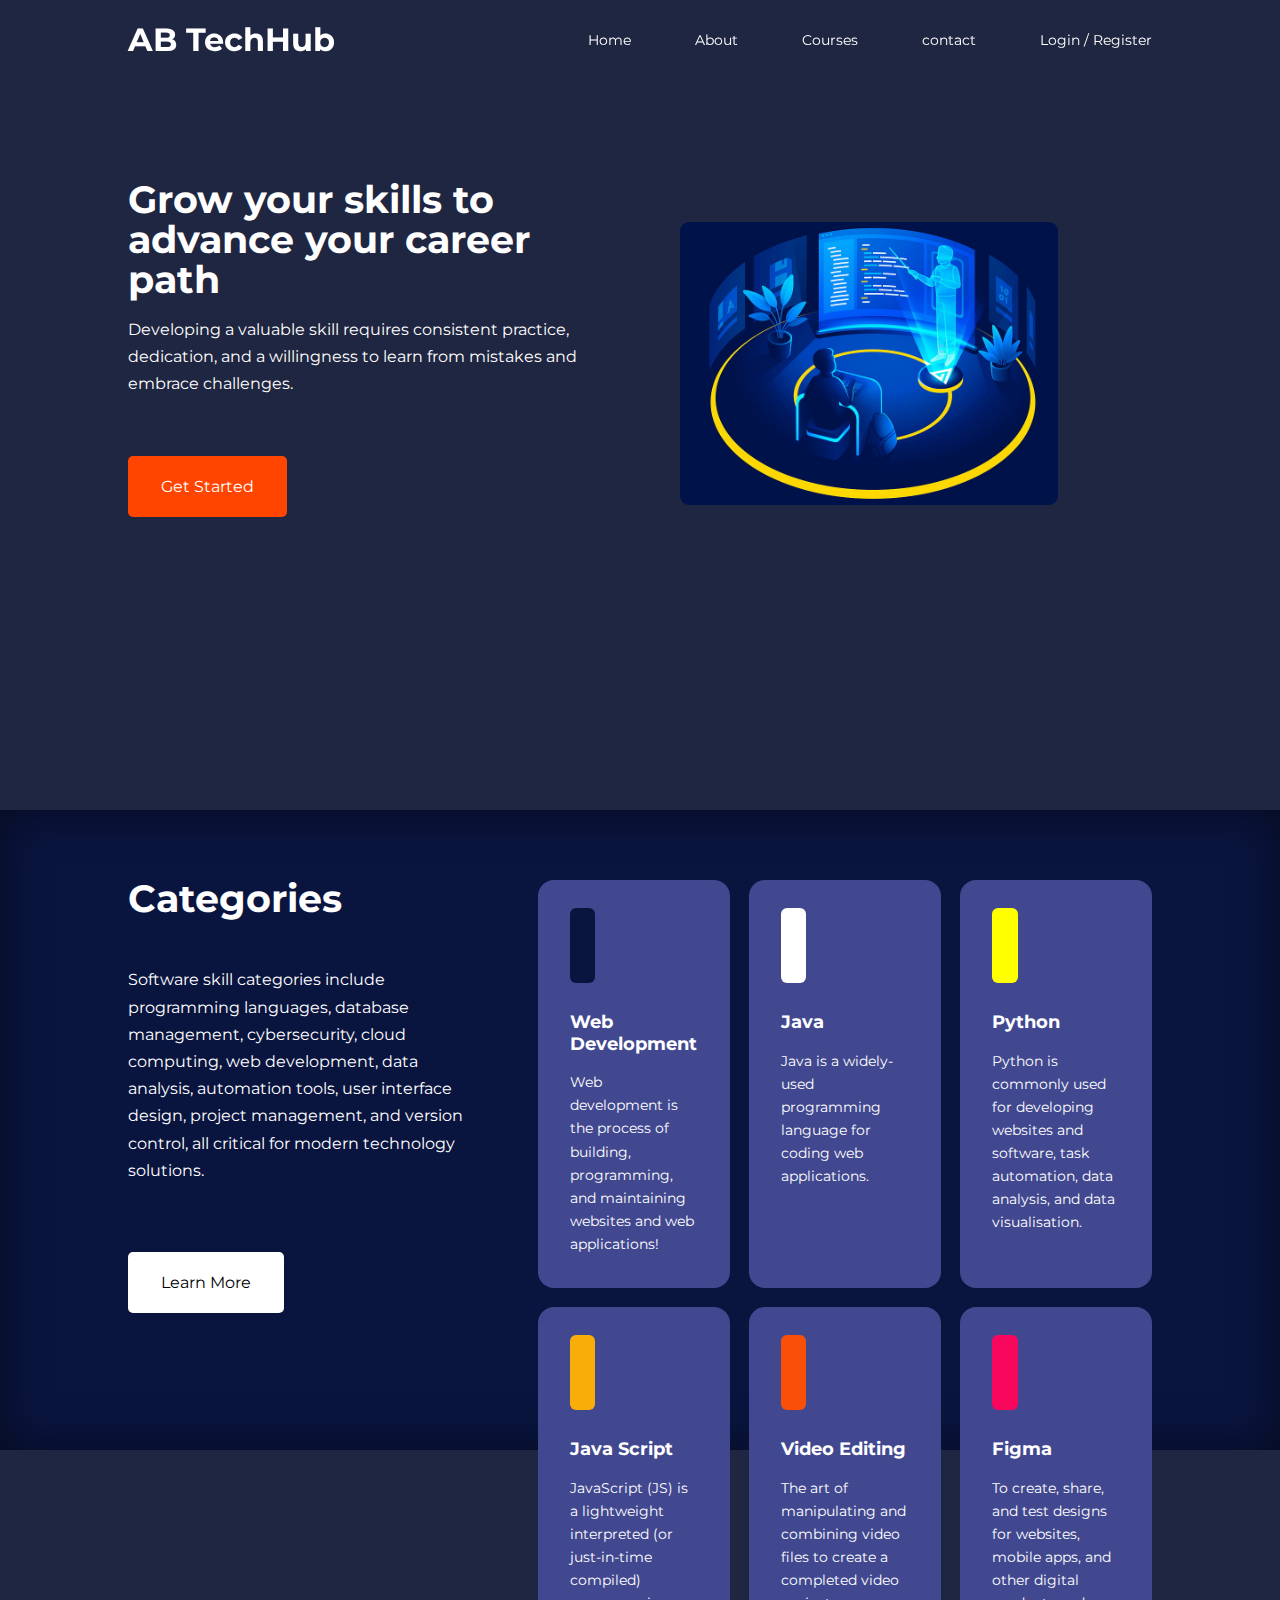
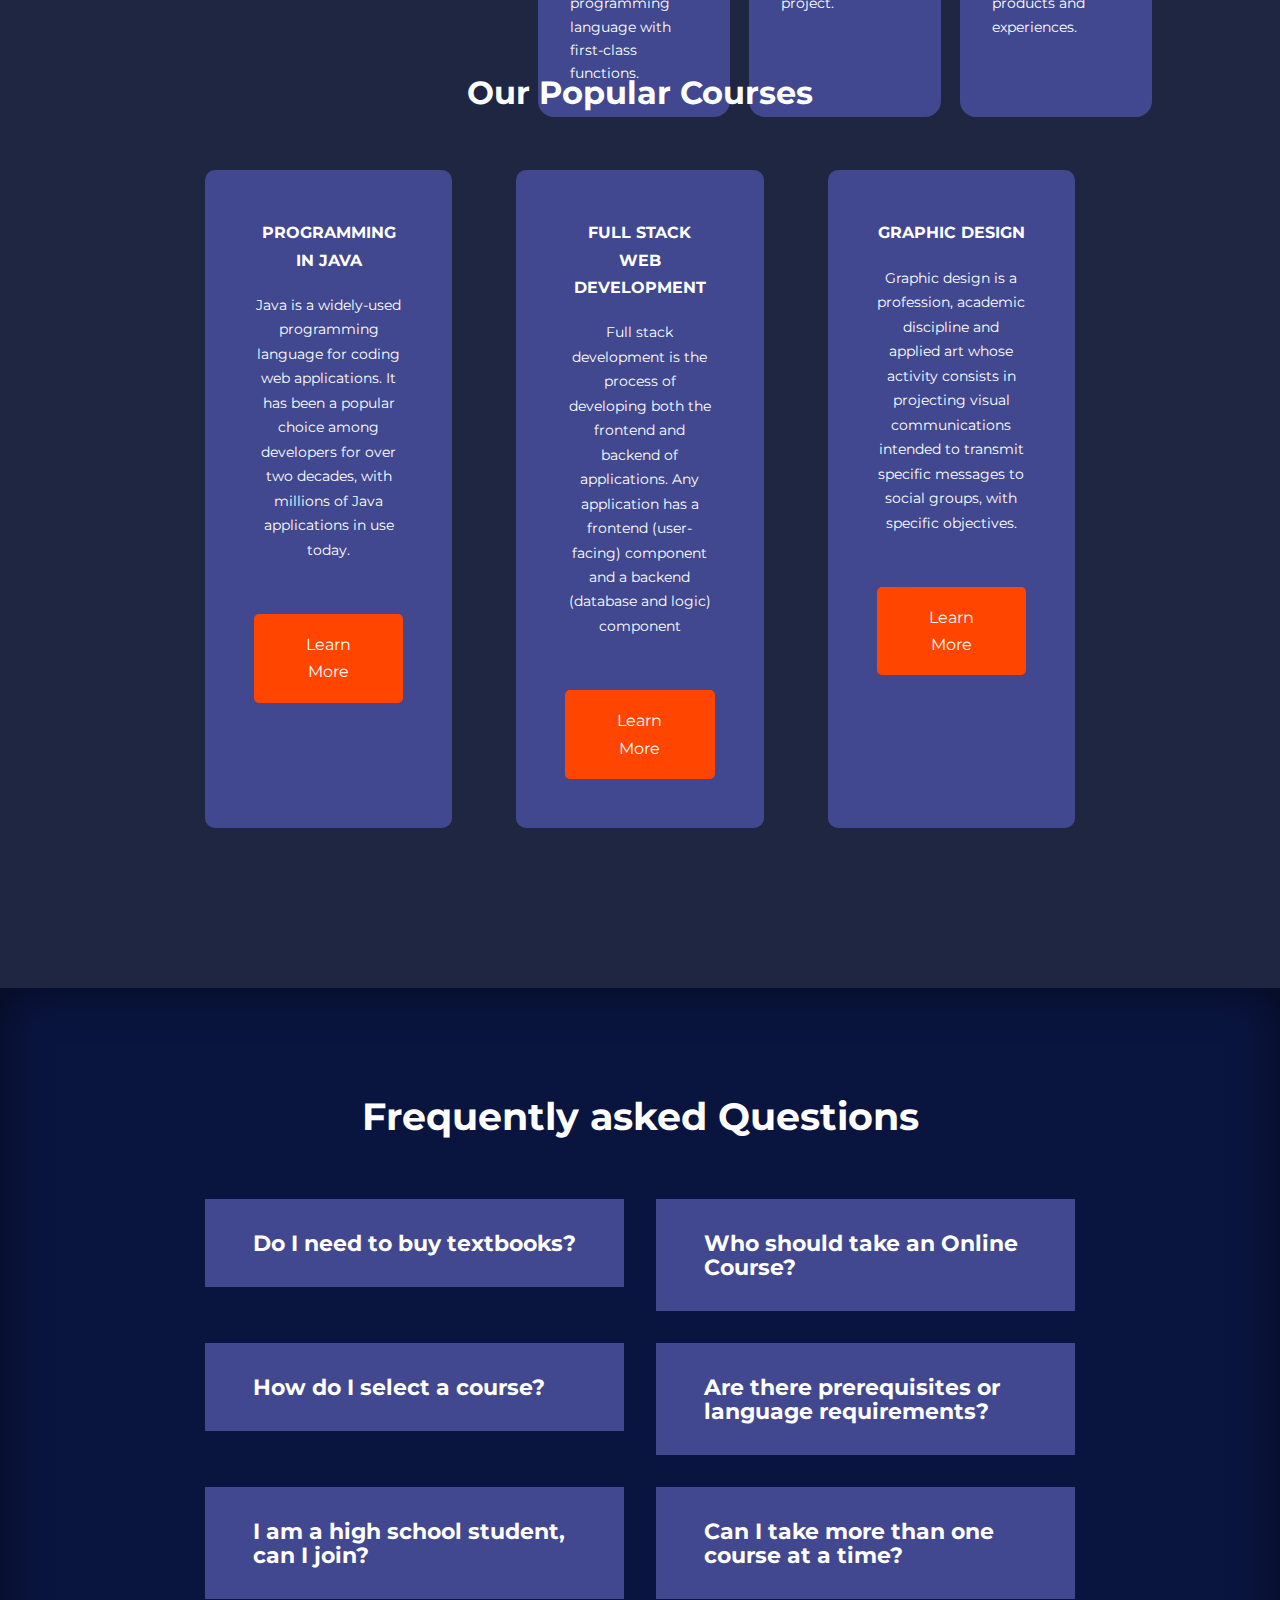
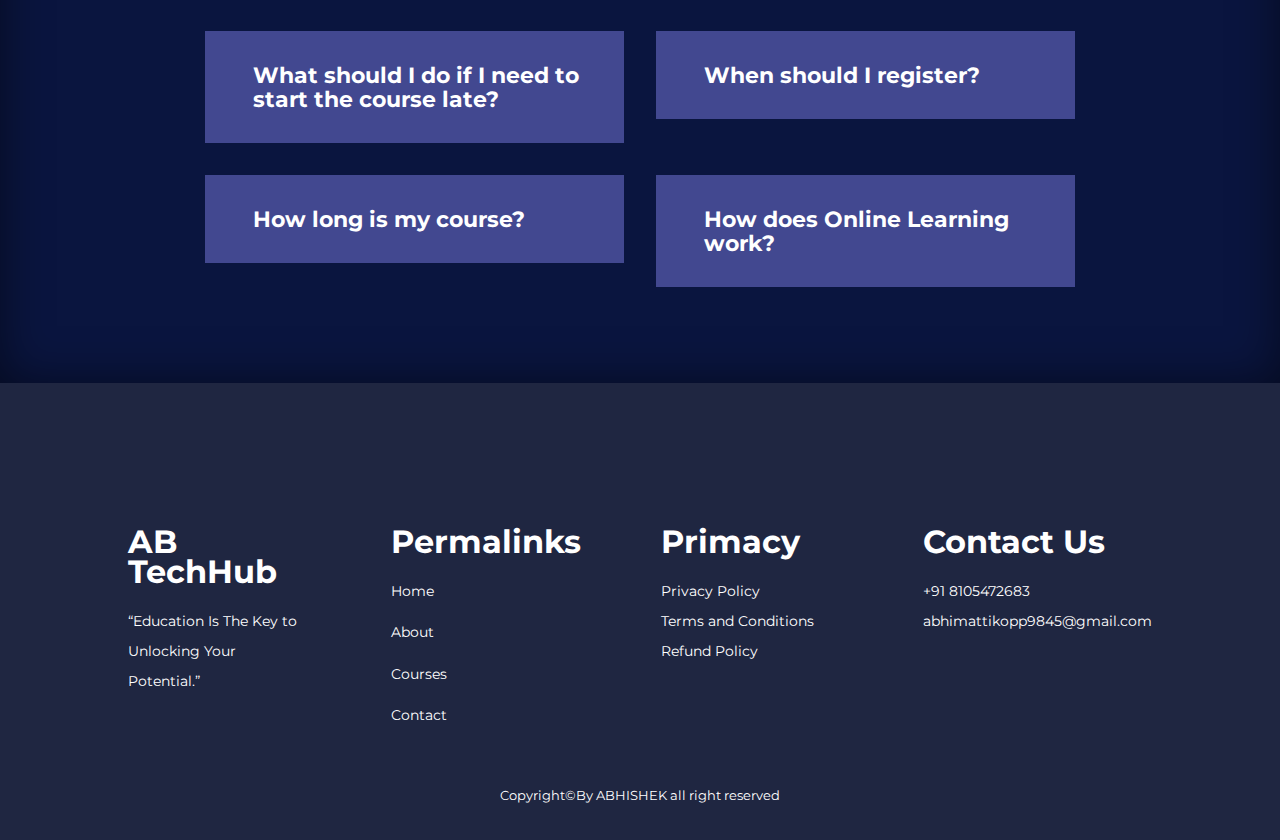
<file: index.html>
<!DOCTYPE html>
<html lang="en">

<head>
    <meta charset="UTF-8">
    <meta name="viewport" content="width=device-width, initial-scale=1.0">
    <title>AB Techhub</title>
    <link rel="stylesheet" href="./css/style.css">

    <link rel="stylesheet" href="https://cdnjs.cloudflare.com/ajax/libs/font-awesome/6.5.2/css/all.min.css"
        integrity="sha512-SnH5WK+bZxgPHs44uWIX+LLJAJ9/2PkPKZ5QiAj6Ta86w+fsb2TkcmfRyVX3pBnMFcV7oQPJkl9QevSCWr3W6A=="
        crossorigin="anonymous" referrerpolicy="no-referrer" />

    <link rel="stylesheet" href="https://cdn.jsdelivr.net/npm/swiper@11/swiper-bundle.min.css" />

</head>

<body>
    <nav>
        <div class="container nav_container">
            <a href="index.html">
                <h4>AB TechHub</h4>
            </a>
            <ul class="nav_menu">
                <li><a href="index.html">Home</a></li>
                <li><a href="about.html">About</a></li>
                <li><a href="courses.html">Courses</a></li>
                <li><a href="contact.html">contact</a></li>
                <li><a href="login.html">Login / Register</a></li>
            </ul>
            <button id="open-menu-btn"><i class="fa-solid fa-bars"></i></button>
            <button id="close-menu-btn"><i class="fa-solid fa-xmark"></i> </button>
        </div>
    </nav>


    <header>
        <div class="container header_container">
            <div class="header_left">
                <h1>Grow your skills to advance your career path</h1>
                <p>
                    Developing a valuable skill requires consistent practice, dedication, and a willingness to learn
                    from mistakes and embrace challenges.
                </p>
                <a href="courses.html" class="btn btn-primary">Get Started</a>
            </div>

            <div class="header_right">
                <div class="header_right_image">
                    <img src="edu2.jpg" alt="">
                </div>
            </div>
        </div>
    </header>


    <div class="categories">
        <div class="container categories_container">
            <div class="categories_left">
                <h1>Categories</h1>
                <p>
                    Software skill categories include programming languages, database management, cybersecurity, cloud
                    computing, web development, data analysis, automation tools, user interface design, project
                    management, and version control, all critical for modern technology solutions.
                </p>
                <a href="courses.html" class="btn">Learn More</a>
            </div>
            <div class="categories_right">

                <article class="category">
                    <span class="category_icon"><i class="fa-solid fa-computer"></i></span>
                    <h5>Web Development</h5>
                    <p>Web development is the process of building, programming, and maintaining websites and web
                        applications!
                    </p>

                </article>

                <article class="category">
                    <span class="category_icon"><i class="fa-brands fa-java"></i></span>
                    <h5>Java</h5>
                    <p>Java is a widely-used programming language for coding web applications.
                    </p>

                </article>

                <article class="category">
                    <span class="category_icon"><i class="fa-brands fa-python"></i></span>
                    <h5>Python</h5>
                    <p>Python is commonly used for developing websites and software, task automation, data analysis, and
                        data visualisation.
                    </p>
                </article>

                <article class="category">
                    <span class="category_icon"><i class="fa-brands fa-js"></i></span>
                    <h5>Java Script</h5>
                    <p>JavaScript (JS) is a lightweight interpreted (or just-in-time compiled) programming language with
                        first-class functions.
                    </p>
                </article>

                <article class="category">
                    <span class="category_icon"><i class="fa-solid fa-video"></i></span>
                    <h5>Video Editing</h5>
                    <p>The art of manipulating and combining video files to create a completed video project.
                    </p>
                </article>

                <article class="category">
                    <span class="category_icon"><i class="fa-brands fa-figma"></i></i></span>
                    <h5>Figma</h5>
                    <p>To create, share, and test designs for websites, mobile apps, and other digital products and
                        experiences.
                    </p>
                </article>

            </div>
        </div>
    </div>



    <section class="courses">
        <h4>Our Popular Courses </h4>
        <div class="container courses_container">

            <article class="course">
                <span class="course_icon"><i class="fa-brands fa-java"></i></span>

                <div class="course_info">
                    <h2>PROGRAMMING IN JAVA</h2>
                    <p>
                        Java is a widely-used programming language for coding web applications. It has been a popular
                        choice among developers for over two decades, with millions of Java applications in use today.
                    </p>
                    <a href="courses.html" class="btn btn-primary">Learn More</a>
                </div>

            </article>

            <article class="course">
                <span class="course_icon"><i class="fa-solid fa-user"></i></i></span>


                <div class="course_info">
                    <h2>FULL STACK WEB DEVELOPMENT</h2>
                    <p>
                        Full stack development is the process of developing both the frontend and backend of
                        applications. Any application has a frontend (user-facing) component and a backend (database and
                        logic) component
                    </p>
                    <a href="courses.html" class="btn btn-primary">Learn More</a>
                </div>

            </article>

            <article class="course">
                <span class="course_icon"><i class="fa-solid fa-computer"></i></span>


                <div class="course_info">
                    <h2>GRAPHIC DESIGN</h2>
                    <p>
                        Graphic design is a profession, academic discipline and applied art whose activity consists in
                        projecting visual communications intended to transmit specific messages to social groups, with
                        specific objectives.
                    </p>
                    <a href="courses.html" class="btn btn-primary">Learn More</a>
                </div>

            </article>
        </div>
        </div>
        </div>
        </div>
    </section>



    <section class="faqs">
        <h1>Frequently asked Questions</h1>
        <div class="container faqs_container">
            <article class="faq">
                <div class="faq_icon"><i class="fa-solid fa-plus"></i></div>
                <div class="question_answer">
                    <h4>Do I need to buy textbooks?</h4>
                    <p>
                        All the reading materials you are required to access are included with your course. Instructors
                        may provide recommended and suggested texts for further exploration.
                    </p>
                </div>
            </article>

            <article class="faq">
                <div class="faq_icon"><i class="fa-solid fa-plus"></i></div>
                <div class="question_answer">
                    <h4>Who should take an Online Course?</h4>
                    <p>
                        Students join our online courses for a variety of reasons and come from diverse backgrounds,
                        professions, and age groups. With online courses, you can
                        Advance your skill-set or begin a career change.
                        Take the next step in your formal education.
                        Ease the transition before entering a full-time academic program.
                        Enjoy learning a new topic.

                    </p>
                </div>
            </article>

            <article class="faq">
                <div class="faq_icon"><i class="fa-solid fa-plus"></i></div>
                <div class="question_answer">
                    <h4>How do I select a course?</h4>
                    <p>
                        Visit the course catalog to browse our offerings. In addition to searching by course duration
                        and availability, you can also search by subject to ensure you find a course that reflects your
                        interests. Though it is not required, we encourage those who have not studied art before to
                        consider taking an art history course first to get a solid grounding in the discipline before
                        exploring more specific disciplines. Our art history courses are the perfect first step before
                        moving on to art market courses.
                    </p>
                </div>
            </article>

            <article class="faq">
                <div class="faq_icon"><i class="fa-solid fa-plus"></i></div>
                <div class="question_answer">
                    <h4>Are there prerequisites or language requirements?</h4>
                    <p>
                        There are no prerequisites. Our courses are open to students of all backgrounds who are 18 years
                        of age and older.
                        All courses are conducted in English. Video lectures include English subtitles and the option to
                        slow-down, pause, or replay lectures for better retention. Discussion boards are a critical
                        component of each of our courses; therefore, we suggest students have a conversational knowledge
                        of English when pursuing a Certificate of Completion. For any of the art writing courses,
                        students need to be 100% proficient in written English.
                    </p>
                </div>
            </article>

            <article class="faq">
                <div class="faq_icon"><i class="fa-solid fa-plus"></i></div>
                <div class="question_answer">
                    <h4> I am a high school student, can I join?</h4>
                    <p>
                        Courses are open to all students 18 years or older. If you are under 18 years old, please
                        contact us to discuss further.
                    </p>
                </div>
            </article>

            <article class="faq">
                <div class="faq_icon"><i class="fa-solid fa-plus"></i></div>
                <div class="question_answer">
                    <h4>Can I take more than one course at a time?</h4>
                    <p>
                        If you are new to online learning, we recommend that you begin with one course. As our courses
                        are offered frequently throughout the year, you can always come back and continue your studies
                        with one or more topics.
                    </p>
                </div>
            </article>

            <article class="faq">
                <div class="faq_icon"><i class="fa-solid fa-plus"></i></div>
                <div class="question_answer">
                    <h4>What should I do if I need to start the course late?</h4>
                    <p>
                        It is recommended that you begin your course promptly. If you do need to start the course a few
                        days late, contact your instructor as soon as possible after the course has opened to discuss
                        your options. Registration closes on the Friday after the course begins.
                    </p>
                </div>
            </article>

            <article class="faq">
                <div class="faq_icon"><i class="fa-solid fa-plus"></i></div>
                <div class="question_answer">
                    <h4> When should I register?</h4>
                    <p>
                        Most courses are offered at least 3 times during the year. Certain courses can fill up quickly,
                        so be sure to register early.
                    </p>
                </div>
            </article>

            <article class="faq">
                <div class="faq_icon"><i class="fa-solid fa-plus"></i></div>
                <div class="question_answer">
                    <h4>How long is my course?</h4>
                    <p>
                        We currently offer 4-week, 6-week, and 8-week courses. Check the course dates listed online
                        prior to registration.
                        For a 4-week or 6-week course, you can expect to spend 5-7 hours a week reviewing and completing
                        the course material.
                        For an 8-week course, you can expect to spend 8-10 hours a week reviewing and completing the
                        course material.
                        You will also have read-only access to your course in Canvas for 90 days after its conclusion to
                        review the course materials at your leisure.
                    </p>
                </div>
            </article>

            <article class="faq">
                <div class="faq_icon"><i class="fa-solid fa-plus"></i></div>
                <div class="question_answer">
                    <h4>How does Online Learning work?</h4>
                    <p>
                        Our How It Works page provides more information on what the online experience is and how you can
                        expect to interact with your course. You can also read about our online students’ experiences on
                        ourStudent Stories page.
                    </p>
                </div>
            </article>
        </div>
    </section>

    <footer class="footer">
        <div class="container footer_container">
            <div class="footer_1">
                <a href="index.html" class="footer_logo">
                    <h4>AB TechHub</h4>
                </a>
                <p>
                    “Education Is The Key to Unlocking Your Potential.”
                </p>
            </div>
            <div class="footer_2">
                <h4>Permalinks</h4>
                <ul>
                    <li><a href="index.html">Home</a></li>
                    <li><a href="about.html">About</a></li>
                    <li><a href="courses.html">Courses</a></li>
                    <li><a href="contact.html">Contact</a></li>
                </ul>
            </div>

            <div class="footer_3">
                <h4>Primacy</h4>
                <div class="privacy">
                    <li><a href="#">Privacy Policy</a></li>
                    <li><a href="#">Terms and Conditions</a></li>
                    <li><a href="#">Refund Policy</a></li>
                </div>
            </div>
            <div class="footer_4">
                <h4>Contact Us</h4>
                <div>
                    <p>+91 8105472683</p>
                    <p>abhimattikopp9845@gmail.com</p>
                </div>

                <div class="footer_social">
    
                        <a href="https://www.facebook.com/abhishek.m.12576" target="blank"><i
                                class="fa-brands fa-facebook-f">
                            </i></a>
    
                        <a href="https://www.instagram.com/ab_s_h_e_k/" target="blank"><i
                                class="fa-brands fa-instagram"></i></a>
                    </li>
                    <li>
                        <a href="https://www.linkedin.com/in/abhishek-m-826ba530a/" target="blank"><i
                                class="fa-brands fa-linkedin"></i></a>
                    </li>
                    <a href="mailto:abhimattikopp9845@gmail.com" target="blank"><i class="fa-solid fa-envelope"></i> </a>
                    <li>

                    </li>
                </div>
            </div>
    </footer>

    <div class="footer_copyright">
        <small>Copyright&copy;By ABHISHEK all right reserved</small>
    </div>
    </div>


    <script src="main.js"></script>


</body>

</html>
</file>
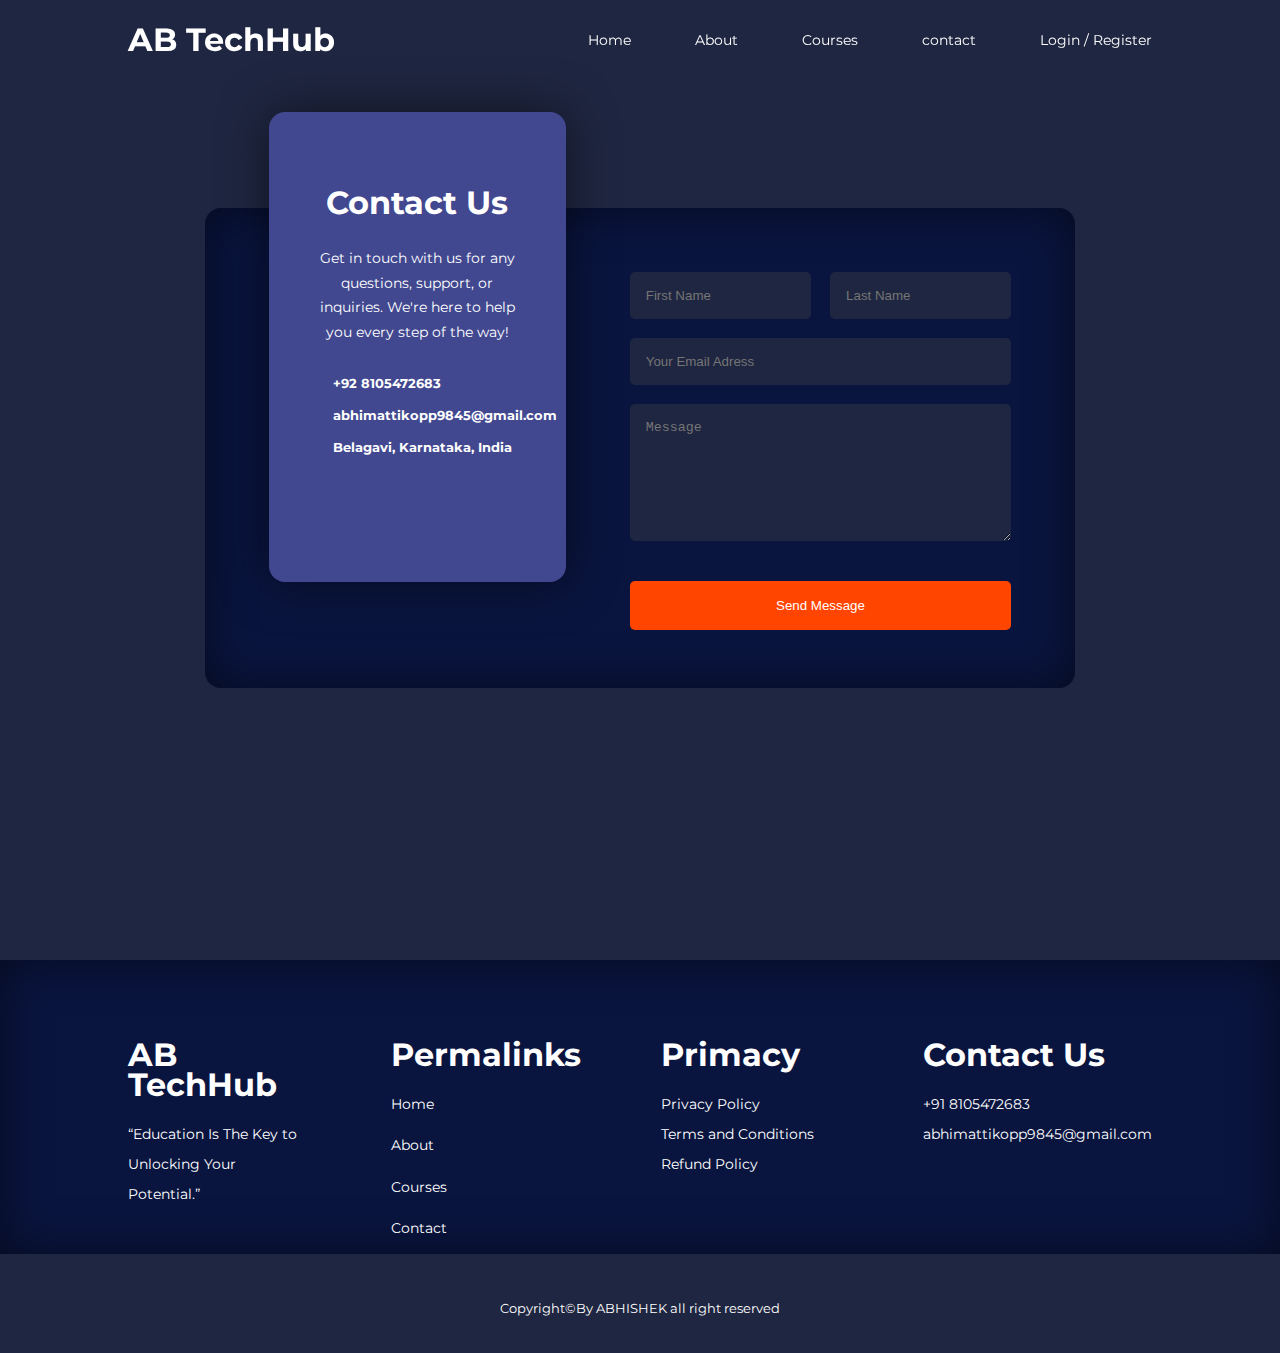
<file: contact.html>
<!DOCTYPE html>
<html lang="en">

<head>
    <meta charset="UTF-8">
    <meta name="viewport" content="width=device-width, initial-scale=1.0">
    <title>Responsive multipage Education website</title>
    <link rel="stylesheet" href="./css/style.css">
    <link rel="stylesheet" href="./css/contact.css">
  

    <link rel="stylesheet" href="https://cdnjs.cloudflare.com/ajax/libs/font-awesome/6.5.2/css/all.min.css"
        integrity="sha512-SnH5WK+bZxgPHs44uWIX+LLJAJ9/2PkPKZ5QiAj6Ta86w+fsb2TkcmfRyVX3pBnMFcV7oQPJkl9QevSCWr3W6A=="
        crossorigin="anonymous" referrerpolicy="no-referrer" />


</head>

<body>
    <nav>
        <div class="container nav_container">
            <a href="index.html">
                <h4>AB TechHub</h4>
            </a>
            <ul class="nav_menu">
                <li><a href="index.html">Home</a></li>
                <li><a href="about.html">About</a></li>
                <li><a href="courses.html">Courses</a></li>
                <li><a href="contact.html">contact</a></li>
                <li><a href="login.html">Login / Register</a></li>
            </ul>
            <button id="open-menu-btn"><i class="fa-solid fa-bars"></i></button>
            <button id="close-menu-btn"><i class="fa-solid fa-xmark"></i> </button>
        </div>
    </nav>
   
    <section class="contact">
        <div class="container contact_container">
            <aside class="contact_aside">
                <div class="aside_icon"><i class="fa-solid fa-address-book"></i></div>
            <h2>Contact Us</h2>
                <p>Get in touch with us for any questions, support, or inquiries. We're here to help you every step of the way!</p>
                <ul class="contact_details">
                    <li>
                        <i class="fa-solid fa-phone"></i>
                        <h5>+92 8105472683</h5>
                    </li>
                    <li>
                        <i class="fa-solid fa-envelope"></i>
                        <h5>abhimattikopp9845@gmail.com</h5>
                    </li>
                    <li>
                        <i class="fa-solid fa-location-dot"></i>
                        <h5>Belagavi, Karnataka, India</h5>
                    </li>
                </ul>
                <div class="contact_social">
                <li><a href="https://www.facebook.com/abhishek.m.12576" target="blank"><i class="fa-brands fa-facebook-f"></i></a></li>
                <li>
                    <a href="https://www.instagram.com/ab_s_h_e_k/" target="blank"><i
                            class="fa-brands fa-instagram"></i></a>
                </li>
                <li>
                    <a href="https://www.linkedin.com/in/abhishek-m-826ba530a/" target="blank"><i
                            class="fa-brands fa-linkedin"></i></a>
                    </li>
                    <li>
                        <a href="mailto:abhimattikopp9845@gmail.com" target="blank"><i class="fa-solid fa-envelope"></i> </a>
            </li>
        </div>
            </aside>

            <form action="https://formspree.io/f/mdkonwne" method="POST">
                <div class="form_name">
                    <input type="text" name="First Name" placeholder="First Name" required>
                    <input type="text" name="Last Name" placeholder="Last Name" required>
                </div>
                <input type="email" name="Email Adress" placeholder="Your Email Adress" required>
                <textarea name="Message" rows="7" placeholder="Message" required></textarea>
                <button type="submit" id="sub" class="btn btn-primary">Send Message</button>
            </form>


        </div>
    </section>





    

<footer class="footer">
    <div class="container footer_container">
        <div class="footer_1">
            <a href="index.html" class="footer_logo">
                <h4>AB TechHub</h4>
            </a>
            <p>
                “Education Is The Key to Unlocking Your Potential.”
            </p>
        </div>
        <div class="footer_2">
            <h4>Permalinks</h4>
            <ul>
                <li><a href="index.html">Home</a></li>
                <li><a href="about.html">About</a></li>
                <li><a href="courses.html">Courses</a></li>
                <li><a href="contact.html">Contact</a></li>
            </ul>
        </div>

        <div class="footer_3">
            <h4>Primacy</h4>
            <div class="privacy">
                <li><a href="#">Privacy Policy</a></li>
                <li><a href="#">Terms and Conditions</a></li>
                <li><a href="#">Refund Policy</a></li>
            </div>
        </div>
        <div class="footer_4">
            <h4>Contact Us</h4>
            <div>
                <p>+91 8105472683</p>
                <p>abhimattikopp9845@gmail.com</p>
            </div>
        
        <div class="footer_social">
            <li>
                <a href="https://www.facebook.com/abhishek.m.12576" target="blank"><i
                        class="fa-brands fa-facebook-f">
                    </i></a>
            </li>
            <li>
                <a href="https://www.instagram.com/accounts/edit/?hl=en" target="blank"><i
                        class="fa-brands fa-instagram"></i></a>
            </li>
            <li>
                <a href="https://www.linkedin.com/in/abhishek-m-826ba530a/" target="blank"><i
                        class="fa-brands fa-linkedin"></i></a>
            </li>
            
            <li>
                <a href="mailto:abhimattikopp9845@gmail.com" target="blank"><i class="fa-solid fa-envelope"></i> </a>
            </li>
        </div>
    </div>
</footer>

    <div class="footer_copyright">
        <small>Copyright&copy;By ABHISHEK all right reserved</small>
    </div>
    </div>
    

<script src="main.js"></script>


</body>

</html>
</file>
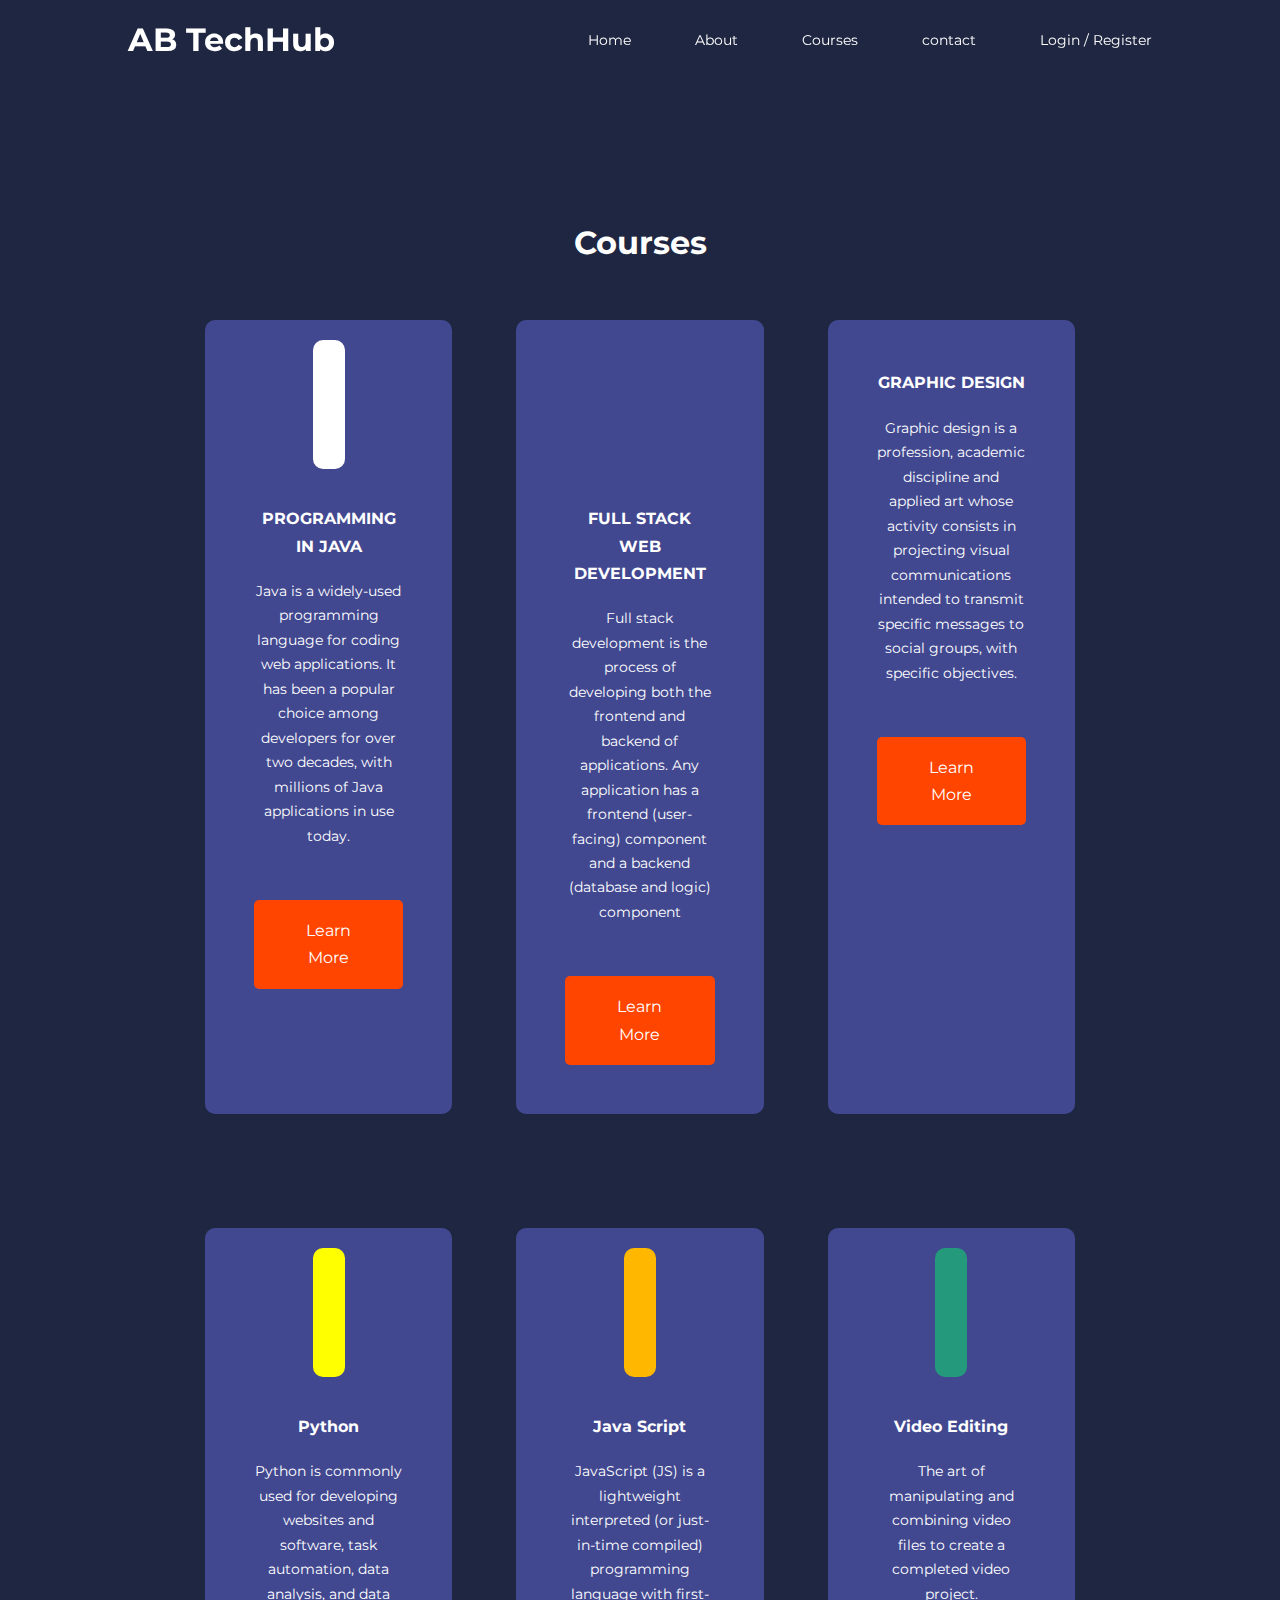
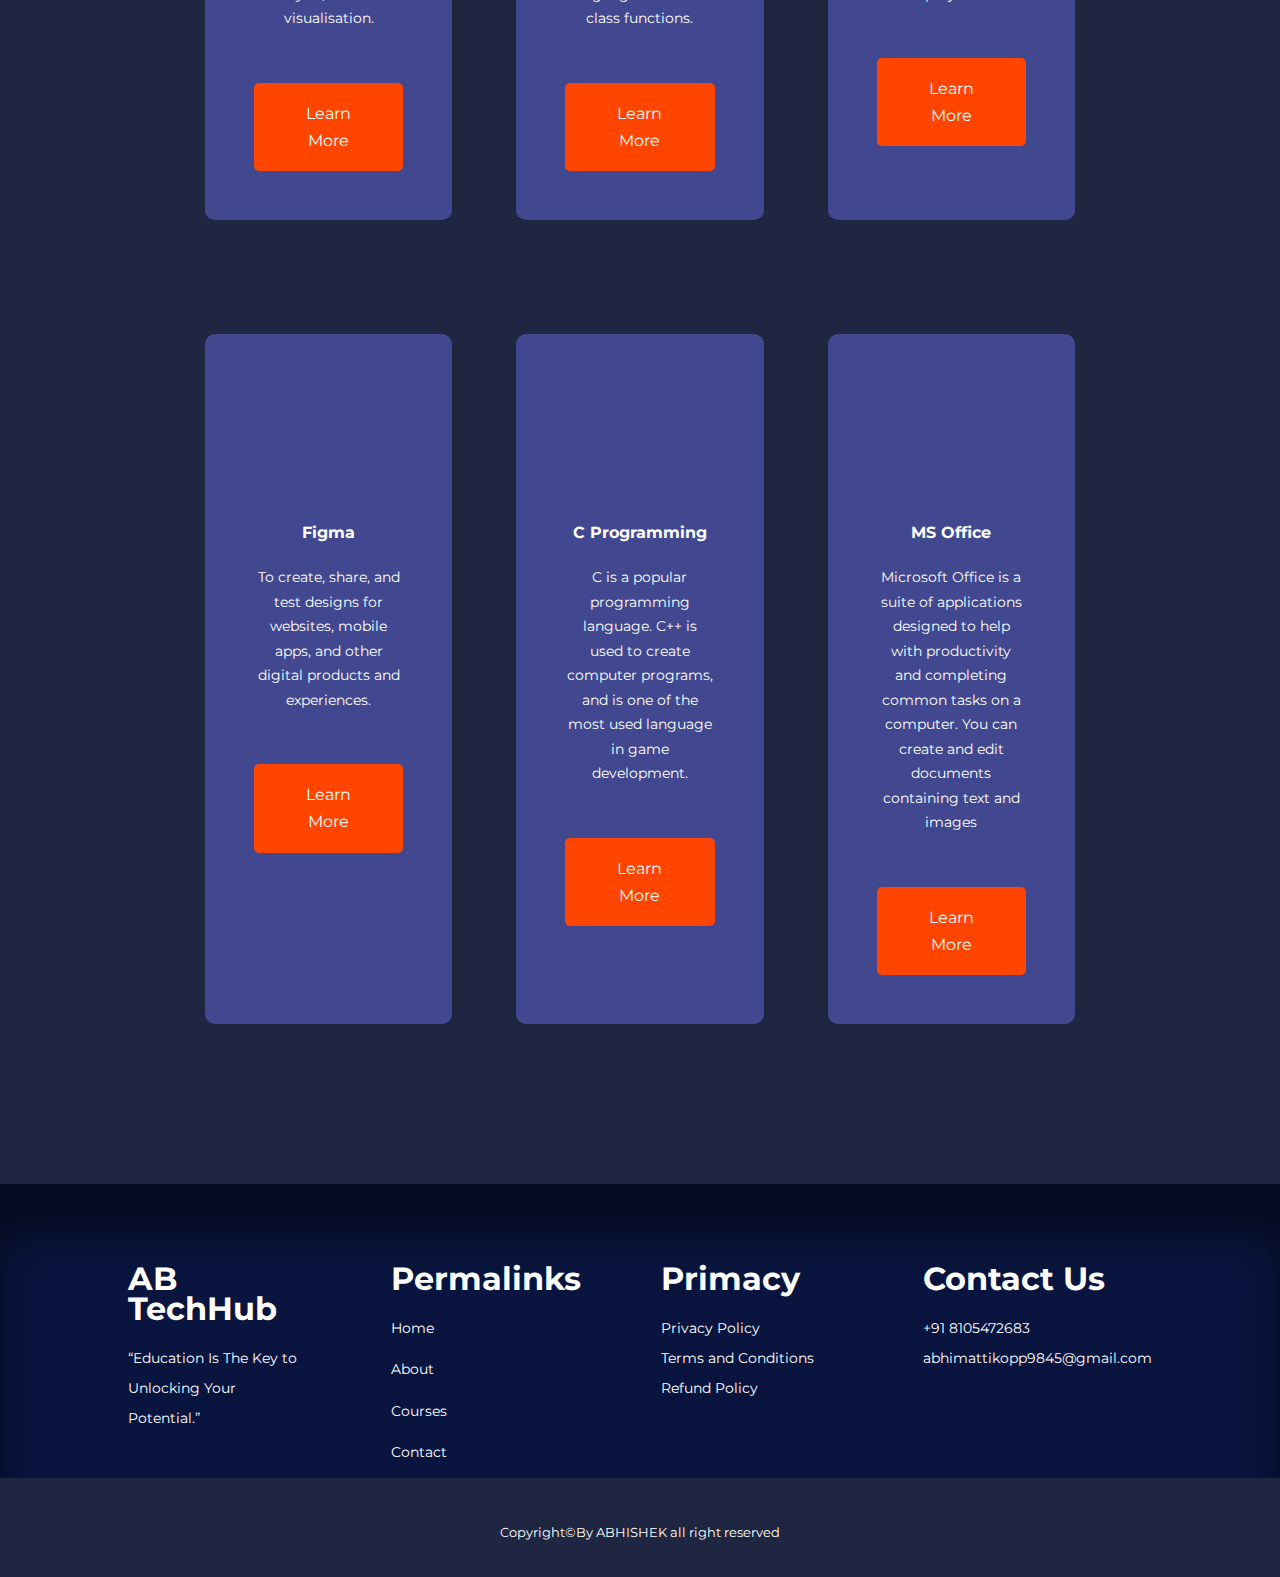
<file: courses.html>
<!DOCTYPE html>
<html lang="en">

<head>
    <meta charset="UTF-8">
    <meta name="viewport" content="width=device-width, initial-scale=1.0">
    <title>Responsive multipage Education website</title>
    <link rel="stylesheet" href="./css/style.css">
    <link rel="stylesheet" href="./css/courses.css">


    <link rel="stylesheet" href="https://cdnjs.cloudflare.com/ajax/libs/font-awesome/6.5.2/css/all.min.css"
        integrity="sha512-SnH5WK+bZxgPHs44uWIX+LLJAJ9/2PkPKZ5QiAj6Ta86w+fsb2TkcmfRyVX3pBnMFcV7oQPJkl9QevSCWr3W6A=="
        crossorigin="anonymous" referrerpolicy="no-referrer" />


</head>

<body>
    <nav>
        <div class="container nav_container">
            <a href="index.html">
                <h4>AB TechHub</h4>
            </a>
            <ul class="nav_menu">
                <li><a href="index.html">Home</a></li>
                <li><a href="about.html">About</a></li>
                <li><a href="courses.html">Courses</a></li>
                <li><a href="contact.html">contact</a></li>
                <li><a href="login.html">Login / Register</a></li>
            </ul>
            <button id="open-menu-btn"><i class="fa-solid fa-bars"></i></button>
            <button id="close-menu-btn"><i class="fa-solid fa-xmark"></i> </button>
        </div>
    </nav>

    <section class="courses">
        <h4>Courses </h4>
        <div class="container courses_container">

            <article class="course">
                <span class="course_icon"><i class="fa-brands fa-java"></i></span>

                <div class="course_info">
                    <h2>PROGRAMMING IN JAVA</h2>
                    <p>
                        Java is a widely-used programming language for coding web applications. It has been a popular
                        choice among developers for over two decades, with millions of Java applications in use today.
                    </p>
                    <a href="courses.html" class="btn btn-primary">Learn More</a>
                </div>

            </article>

            <article class="course">
                <span class="course_icon"><i class="fa-solid fa-user"></i></i></span>


                <div class="course_info">
                    <h2>FULL STACK WEB DEVELOPMENT</h2>
                    <p>
                        Full stack development is the process of developing both the frontend and backend of
                        applications. Any application has a frontend (user-facing) component and a backend (database and
                        logic) component
                    </p>
                    <a href="courses.html" class="btn btn-primary">Learn More</a>
                </div>

            </article>

            <article class="course">
                <span class="course_icon"><i class="fa-solid fa-computer"></i></span>


                <div class="course_info">
                    <h2>GRAPHIC DESIGN</h2>
                    <p>
                        Graphic design is a profession, academic discipline and applied art whose activity consists in
                        projecting visual communications intended to transmit specific messages to social groups, with
                        specific objectives.
                    </p>
                    <a href="courses.html" class="btn btn-primary">Learn More</a>
                </div>

            </article>


            <article class="course">
                <span class="course_icon"><i class="fa-brands fa-python"></i></span>

                <div class="course_info">
                    <h2>Python</h2>
                    <p>
                        Python is commonly used for developing websites and software, task automation, data analysis, and
                        data visualisation.
                    </p>
                    <a href="courses.html" class="btn btn-primary">Learn More</a>
                </div>

            </article>


            <article class="course">
                <span class="course_icon"><i class="fa-brands fa-js"></i></span>

                <div class="course_info">
                    <h2>Java Script</h2>
                    <p>
                        JavaScript (JS) is a lightweight interpreted (or just-in-time compiled) programming language with
                        first-class functions.
                    </p>
                    <a href="courses.html" class="btn btn-primary">Learn More</a>
                </div>

            </article>



            <article class="course">
                <span class="course_icon"><i class="fa-solid fa-video"></i></span>

                <div class="course_info">
                    <h2>Video Editing</h2>
                    <p>
                        The art of manipulating and combining video files to create a completed video project.
                    </p>
                    <a href="courses.html" class="btn btn-primary">Learn More</a>
                </div>

            </article>



            <article class="course">
                <span class="course_icon"><i class="fa-brands fa-figma"></i></span>

                <div class="course_info">
                    <h2>Figma</h2>
                    <p>
                        To create, share, and test designs for websites, mobile apps, and other digital products and
                        experiences.
                    </p>
                    <a href="courses.html" class="btn btn-primary">Learn More</a>
                </div>

            </article>


            <article class="course">
                <span class="course_icon"><i class="fa-solid fa-c"></i></span>

                <div class="course_info">
                    <h2>C Programming</h2>
                   <p>C is a popular programming language. C++ is used to create computer programs, and is one of the most used language in game development.</p>
                
                    <a href="courses.html" class="btn btn-primary">Learn More</a>
                </div>

            </article>


            <article class="course">
                <span class="course_icon"><i class="fa-brands fa-windows"></i></span>

                <div class="course_info">
                    <h2>MS Office</h2>
                    <p>
                        Microsoft Office is a suite of applications designed to help with productivity and completing common tasks on a computer. You can create and edit documents containing text and images
                    </p>
                    <a href="courses.html" class="btn btn-primary">Learn More</a>
                </div>

            </article>


        </div>

    </section>

    <footer class="footer">
        <div class="container footer_container">
            <div class="footer_1">
                <a href="index.html" class="footer_logo">
                    <h4>AB TechHub</h4>
                </a>
                <p>
                    “Education Is The Key to Unlocking Your Potential.”
                </p>
            </div>
            <div class="footer_2">
                <h4>Permalinks</h4>
                <ul>
                    <li><a href="index.html">Home</a></li>
                    <li><a href="about.html">About</a></li>
                    <li><a href="courses.html">Courses</a></li>
                    <li><a href="contact.html">Contact</a></li>
                </ul>
            </div>

            <div class="footer_3">
                <h4>Primacy</h4>
                <div class="privacy">
                    <li><a href="#">Privacy Policy</a></li>
                    <li><a href="#">Terms and Conditions</a></li>
                    <li><a href="#">Refund Policy</a></li>
                </div>
            </div>
            <div class="footer_4">
                <h4>Contact Us</h4>
                <div>
                    <p>+91 8105472683</p>
                    <p>abhimattikopp9845@gmail.com</p>
                </div>

                <div class="footer_social">
                    <li>
                        <a href="https://www.facebook.com/abhishek.m.12576" target="blank"><i
                                class="fa-brands fa-facebook-f">
                            </i></a>
                    </li>
                    <li>
                        <a href="https://www.instagram.com/ab_s_h_e_k/" target="blank"><i
                                class="fa-brands fa-instagram"></i></a>
                    </li>
                    <li>
                        <a href="https://www.linkedin.com/in/abhishek-m-826ba530a/" target="blank"><i
                                class="fa-brands fa-linkedin"></i></a>
                    </li>  
                    <li>
                        <a href="mailto:abhimattikopp9845@gmail.com" target="blank"><i class="fa-solid fa-envelope"></i> </a>
                    </li>
                </div>
            </div>
    </footer>

    <div class="footer_copyright">
        <small>Copyright&copy;By ABHISHEK all right reserved</small>
    </div>
    </div>


    <script src="main.js"></script>


</body>

</html>
</file>
<file: css/style.css>
@import url('https://fonts.googleapis.com/css2?family=Montserrat:ital,wght@0,100..900;1,100..900&display=swap');

* {
    margin: 0;
    padding: 0;
    border: 0;
    outline: 0;
    text-decoration: none;
    list-style: none;
    box-sizing: border-box;
}

body {
    font-family: "Montserrat";
    line-height: 1.7;
    color: white;
    background-color: #1f2641;
}

.container {
    width: 80%;
    margin: 0 auto;

}

section {
    padding: 6rem;
    /* 1 rem = 16px*/
    margin-bottom: 4rem;
}

h1 {
    font-size: 2.4rem;
}

h2 {
    font-size: 1rem;
}

h3 {
    font-size: 1.6rem;
}

h4 {
    font-size: 2rem;
}

h5 {
    line-height: 1.2;
}

a {
    color: white;
}

img {
    margin-top: 30px;
    width: 80%;
    display: block;
    object-fit: cover;
    align-items: center;
    border-radius: 9px;
}

.btn {
    display: inline-block;
    background: white;
    color: black;
    padding: 1rem 2rem;
    border: 1px solid transparent;
    border-radius: 5px;
    margin-top: 20px;
}

.btn:hover {
    background: transparent;
    color: white;
    border-color: white;
}

.btn-primary {
    background: orangered;
    color: white;
}

nav {

    width: 100vw;
    height: 5rem;
    position: fixed;
    top: 0;
    z-index: 11;
}

.nav_container {
    height: 100%;
    display: flex;
    justify-content: space-between;
    align-items: center;
}

nav button {
    display: none;
}

.nav_menu {
    display: flex;
    align-items: center;
    gap: 4rem;
}

.nav_menu a {
    font-size: 0.9rem;
    transition: all 500ms ease;
}

.nav_menu a:hover {
    color: orangered;
    font-size: 1rem;
    font-weight: bold;
}

.window-scroll {
    background: #424890;

}


/*========HEADER==========*/

header {
    margin-top: 100px;
    position: relative;
    top: 5rem;
    overflow: hidden;
    height: 70vh;
    margin-bottom: 5rem;
}

.header_container {
    display: grid;
    grid-template-columns: 1fr 1fr;
    ;
    align-items: center;
    gap: 5rem;
}

.header_left h1 {
    line-height: 40px;
}

.header_left p {
    margin: 1rem 0 2.4rem;
}

/*========CATEGORIES==========*/

.categories {
    background-color: #0a153f;
    height: 40rem;
    box-shadow: inset 0 0 3rem rgba(0, 0, 0, 0.5);
}

.categories h1 {
    margin-top: 25px;
    line-height: 1;
    margin-bottom: 3rem;
    margin-top: 70px;
}


.categories_container {
    display: grid;
    grid-template-columns: 40% 60%;

}

.categories_left {
    margin-right: 4rem;
}

.categories_left p {
    margin: 1rem 0 3rem;
}


.categories_right {
    display: grid;
    grid-template-columns: repeat(3, 1fr);
    gap: 1.2rem;
    margin-top: 70px;
}

.category {
    background: #424890;
    padding: 2rem;
    border-radius: 1rem;
    transition: all 500ms ease;
}

.category:hover {
    box-shadow: 0 3rem 3rem rgba(0, 0, 0, 0.7);
}

.category_icon {
    padding: 0.8rem;
    background-color: #0a153f;
    width: 100%;
    border-radius: 6px;
    font-size: 40px;
}

.category:nth-child(2) .category_icon {
    background-color: white;
    color: rgb(255, 0, 0);
}

.category:nth-child(3) .category_icon {
    background-color: yellow;
    color: rgb(0, 64, 255);
}

.category:nth-child(4) .category_icon {
    background-color: rgba(253, 175, 6, 0.981);
    color: black;
}

.category:nth-child(5) .category_icon {
    background-color: rgba(253, 80, 6, 0.981);
}

.category:nth-child(6) .category_icon {
    background-color: rgba(253, 6, 92, 0.981);
}

.category h5 {
    margin: 2rem 0 1rem;
    font-size: 18px;
}

.category p {
    font-size: 0.85rem;
}


.courses {
    margin-top: 5rem;

}

.courses h4 {
    margin-top: 40px;
    text-align: center;
}

.courses_container {
    display: grid;
    grid-template-columns: repeat(3, 1fr);
    gap: 4rem;
}

.course {
    margin-top: 50px;
    background: #424890;
    text-align: center;
    border: 1px solid transparent;
    padding: 1rem;
    border-radius: 10px;

}

.course:hover {
    background-color: transparent;
    border: 2px solid #424890;
    transition-duration: 500ms;
}

.course_info {
    padding: 2rem;
}

.course_info p {
    margin: 1.2rem 0 2rem;
    font-size: 0.9rem;
}

.course_icon {
    font-size: 80px;
    margin-top: 50px;
    color: red;

}


.faqs {
    background-color: #0a153f;
    width: 100%;
    box-shadow: inset 0 0 3rem rgba(0, 0, 0, 0.5);
    display: grid;
}

.faqs h1 {
    text-align: center;
    align-items: center;
}

.faqs_container {
    margin-top: 50px;
    display: grid;
    grid-template-columns: 1fr 1fr;
    gap: 2rem;


}

.faq {
    padding: 2rem;
    display: flex;
    background-color: #424890;
    gap: 1rem;
    align-items: center;
    cursor: pointer;
    height: fit-content;

}

.faq h4 {
    font-size: 1.4rem;
    line-height: 24px
}

.faq p {
    font-size: 0.9rem;
    margin-top: 1rem;
    display: none;
}

.faq.open p {
    display: block;
}

.faq_icon {
    align-self: flex-start;

}


footer {
    background: #1f2641;
    padding-top: 5rem;
    font-size: 0.9rem;
}

.footer_container {
    display: grid;
    grid-template-columns: repeat(4, 1fr);
    gap: 5rem;
    line-height: 30px;
}

.footer_2 {

    text-align: center;
    text-align: start;
    gap: 1rem;
}

.footer_container>div h4 {
    margin-bottom: 1.2rem;
}

.footer_1 {
    margin: 0 0 2rem;
}

footer ul li {
    margin-bottom: 0.7rem;

}

footer ul li:hover {
    text-decoration: underline;
    cursor: pointer;
}

.footer_social {
    display: flex;
    font-size: 1.3rem;
    gap: 1.2rem;
    margin-top: .7rem;
    line-height: 20px;

}

.footer_copyright {
    text-align: center;
    margin-top: 40px;
    margin-bottom: 2rem;
}

/*======== MEDIA QUERIES (TABLETS)=========*/


@media screen and (max-width: 1024px) {

    .container {
        width: 90%;
    }

    h1 {
        font-size: 2.2rem;
    }

    h2 {
        font-size: 1.7rem;
    }

    h3 {
        font-size: 1.4rem;
    }

    h4 {
        font-size: 1.2rem;
    }



    /*===========NAVBAR==========*/

    nav button {
        display: inline-block;
        background: transparent;
        font-size: 1.8rem;
        color: white;
        cursor: pointer;

    }

    nav button#close-menu-btn {
        display: none;
    }

    .nav_menu {
        position: fixed;
        top: 5rem;
        right: 5%;
        height: fit-content;
        width: 18rem;
        flex-direction: column;
        gap: 0;
        display: none;

    }

    .nav_menu li {
        width: 100%;
        height: 5.8rem;

    }

    .nav_menu li a {
        background: #424890;
        box-shadow: -4rem 6rem 10rem rgba(0, 0, 0, 0.6);
        width: 100%;
        height: 100%;
        display: grid;
        place-items: center;



    }

    .nav_menu li a:hover {
        background-color: #0a153f;

    }

    header {
        height: 52vh;
        margin-bottom: 4rem;
    }

    .header_container {
        gap: 0;
        padding-bottom: 3rem;

    }

    .categories {
        height: auto;
    }

    .categories_container {
        grid-template-columns: 1fr;
        gap: 3rem;
    }

    .categories_left {
        margin-right: 0;
    }

    .courses {
        margin-top: 0;
    }

    .courses_container {
        grid-template-columns: 1fr 1fr;
        gap: 1rem;
    }
  .faqs h1{
    text-align: center;
    
  }
    .faqs_container {
        grid-template-columns: 1fr;
        text-align: center;
    }

    .faq {
        padding: 1.5rem;
    }

    .footer_container {
        grid-template-columns: 1fr 1fr;

    }
}

/*============MOBILE PHONES=========*/


@media screen and (max-width: 600px) {

    .container {
        width: 94%;
    }

    .nav_menu {
        right: 3%;
    }

    header {
        height: 100vh;
    }

    .header_container {
        grid-template-columns: 1fr;
        text-align: center;
        margin-top: 0;
        margin-bottom: 4rem;
    }
    .header_right img{
       margin-left: 45px;
       margin-bottom: 1rem;
    }

    .categories_right {
        grid-template-columns: 1fr 1fr;
        gap: 0.7rem;
        align-items: center;
        justify-content: center;
        margin-right: 10px;
        height: max-content;

    }

    .category {
        padding: 1rem;
        border-radius: 1rem;
        margin-left: 10px;
        height:23rem;
        align-items: center;

    }
    .category p{
        text-align: start;
    }

    .category_icon {
        text-align: center;
        padding: 1rem;
        margin-top: 4px;
        display: inline-block;
    }

    .courses_container {
        grid-template-columns: 1fr;
        justify-content: center;
        align-items: center;
        text-align: center;
    }
    .course_info p{
        text-align: center;
        font-size: 0.8rem;
    }
    .course_info h2{
        font-size: 1.3rem;
    }
   .faqs h1{
    font-size: 1.3rem;
    margin-left: -38px;
   }
   
   .question_answer h4{
    font-size: 1rem;
   }

   .faq{
    width: 22rem;
    margin-left: -35px;
    
   }
    .footer{
        margin-top: -4rem;
        box-shadow: inset 0 0 3rem rgba(0, 0, 0, 0.5); 
    }

    .footer_container {
        grid-template-columns: 1fr 1fr;
        text-align: center;
        gap: 2rem;

    }

    .footer_2 {
        text-align: center;
    }

    .footer_social {
        justify-content: center;
    }
}
</file>
<file: css/contact.css>
.contact_container {
    background-color: #0a153f;
    padding: 4rem;
    display: grid;
    grid-template-columns: 40% 60%;
    gap: 4rem;
    height: 30rem;
    margin: 7rem auto;
    border-radius:1rem;
    box-shadow: inset 0 0 3rem rgba(0, 0, 0, 0.5); 
   
}

.contact_aside{
    background-color: #424890 ;
    padding: 3rem;
    border-radius: 1rem;
    position: relative;
    bottom: 10rem;
   box-shadow: 0 0 3rem rgba(0, 0, 0, 0.5); 
}
.aside_icon{
    font-size: 150px;
    text-align: center;
    color: orangered;
    margin-top: 0;
    margin-bottom: 1rem;
}
.contact_aside h2{
    margin-top: 0;
    color: white;
    font-size: 2rem;
    margin-bottom: .3rem;
    text-align: center;

}
.contact_aside p {
    font-size: 0.9rem;
    margin-top: 1rem ;
    text-align: center;
    margin-bottom: 2rem;
}
.contact_details li{
   display: flex;
   gap: 1rem;
   align-items: center;
   margin-bottom: 1rem;
}

.contact_social{
    display: flex;
    gap: 0.8rem;
    margin-top:2rem;
}

.contact_social li a{
    margin-top: 1rem ;
    font-size: 1.7rem;
    cursor: pointer;   
    text-align: center;
    margin-left: 2rem;
 
}
.contact_social li a:hover{
    color: orangered;
    transition-duration: .4s;

}

footer{
    background-color: #0a153f;
     box-shadow: inset 0 0 3rem rgba(0, 0, 0, 0.5);  
}

form{
    display: flex;
    flex-direction: column;
    gap: 1.2rem;
    margin-right:4rem;
}

.form_name{
    display: flex;
    gap: 1.2rem;
}
.contact_form input[type="text"] {
    width: 50%;
}

input, textarea {
    width: 100%;
    padding: 1rem;
    background-color:  #1f2641;
    color: white;
    border-radius: 5px;
}

@media screen and (max-width :1024px) {
    
    .contact_container{
        gap: 1.5rem;
        margin-top: 3rem;
        height: auto;
        padding: 1.5rem;
        
    }
    .contact_social{
        display: flex;
        gap: 0.3;
        margin-top:2rem;
        align-items: center;
        text-align: center;
        margin-left: -25px;
    }
  
    .contact_aside{
        width: auto;
        padding: 1.5rem;
        bottom: 0;
    }
.contact_details li{
   display: flex;
   gap: .7rem;
   align-items: center;
   margin-bottom: 1rem;
   margin-left: -10px;
}
   
    form{
        align-self: center;
        margin-right: 1.5rem;
    }
    
}

@media  screen and (max-width :600px) {

    .contact{
        margin-left: -25px;
    }
    
    .contact_container{
        grid-template-columns: 1fr;
        gap: 3rem;
        margin-top: 0;
        padding: 0;
        margin-left: -25px;
        width: 22rem;

    }

    .contact_form{
        margin: 1rem 5rem 3rem;
        margin-left: 5px;
        width: 23rem;

    }
    .contact_social{
        text-align: center;
    }

   form{
    text-align: center;
    margin-left: 8px;
   }

    .form_name{
        flex-direction: column;
        
    }
    .form_name input[type="text"]{
        width: 100%;
     
    }
    .form_name input[type="email"]{
        width: 100%;
      
    }

.form_name input[type="submit"]{
    width: 100%;
  
}
 #sub{
    height: 2rem;
   text-align: center;
   padding: .6rem;
    margin-bottom: 5px;
};
    
    
}
</file>
<file: css/courses.css>
.courses h4{
    font-size: 2rem;
}

.course:nth-child(1) .course_icon{
    background-color: white;
    padding: 1rem;
    border-radius: 10px;
}
.course:nth-child(2) .course_icon {
    padding: 1rem;
    color: #F1916D;
    border-radius: 10px;
}

.course:nth-child(3) .course_icon {
    color : white ;
}

.course:nth-child(4) .course_icon {
    padding: 1rem;
    color: blue;
    background-color:yellow; 
    border-radius: 10px;
}

.course:nth-child(5) .course_icon {
    padding: 1rem;
    background-color: rgb(255, 183, 0);
    color: black;
    border-radius: 10px;
}

.course:nth-child(6) .course_icon {
    padding: 1rem;
    color: white;
    background-color: rgba(0, 255, 98, 0.442);
    border-radius: 10px;
}
.course:nth-child(7) .course_icon {
    padding: 1rem;
    color: white;
}
.course:nth-child(8) .course_icon {
    padding: 1rem;
   color: rgba(0, 60, 255, 0.819);
}
.course:nth-child(9) .course_icon {
    padding: 1rem;
    color: rgb(6, 187, 253);
}

footer{
    background-color:  #0a153f;
    box-shadow: inset 0 3rem 3rem rgba(0, 0, 0, 0.5);
}

@media screen and (max-width: 1024px) {
    
    .courses {
        margin-top: 0;
    }

    .courses_container {
        grid-template-columns: 1fr 1fr;
        gap: 2em;
    }
    .course_info h2{
        font-size: 1.3rem;
    } 
    .course_info p{
        text-align: start;
    }
}

@media screen and (max-width: 600px) {
    
    .courses {
        margin-top: 0;
    }
    .courses_container {
        grid-template-columns: 1fr;
        justify-content: center;
        align-items: center;
        text-align: center;
    }
    .course_info h2{
        font-size: 1.3rem;
    } 
    .course_info p{
        font-size: 0.9rem;
        text-align: start;
    }
}
</file>
